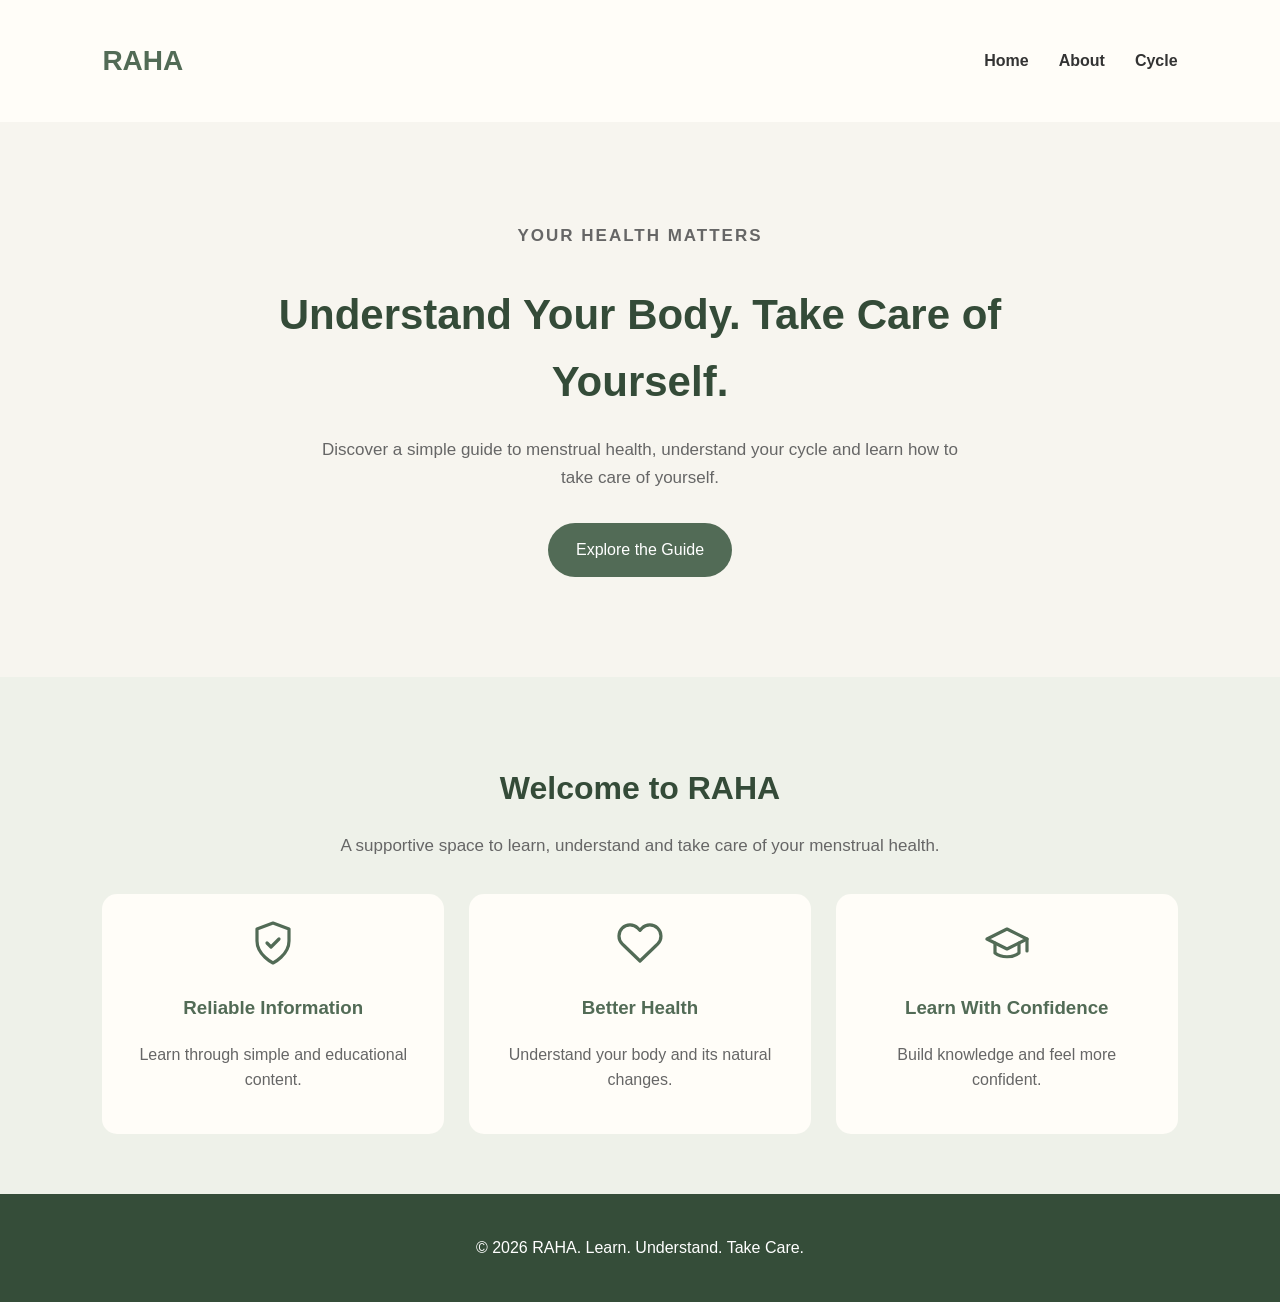
<file: index.html>
<!DOCTYPE html>
<html lang="en">
<head>
    <meta charset="UTF-8">
    <meta name="viewport" content="width=device-width, initial-scale=1.0">
    <title>RAHA Guide - Educational Hub</title>
    <link rel="stylesheet" href="style.css">
</head>

<body>

    <header class="navbar">
        <div class="logo">
            <h1>RAHA</h1>
        </div>

        <nav>
            <a href="index.html">Home</a>
            <a href="guide.html">About</a>
            <a href="cycle-guide.html">Cycle</a>
        </nav>
    </header>

    <main>
        <section class="hero">
            <p class="subtitle">YOUR HEALTH MATTERS</p>

            <h2>
                Understand Your Body.
                Take Care of Yourself.
            </h2>

            <p>
                Discover a simple guide to menstrual health,
                understand your cycle and learn how to take care
                of yourself.
            </p>

            <a href="cycle-guide.html" class="primary-btn">
                Explore the Guide
            </a>
        </section>

<section class="welcome">
    <h2>Welcome to RAHA</h2>

    <p>
        A supportive space to learn, understand
        and take care of your menstrual health.
    </p>

    <div class="benefits">

        <div class="benefit">
    <div class="benefit-icon">
    <svg viewBox="0 0 24 24" fill="none"
         stroke="currentColor" stroke-width="1.6"
         stroke-linecap="round" stroke-linejoin="round">
        <path d="M12 22s8-4 8-11V5l-8-3-8 3v6c0 7 8 11 8 11z"/>
        <path d="m9 12 2 2 4-4"/>
    </svg>
</div>
    <h3>Reliable Information</h3>
    <p>Learn through simple and educational content.</p>
</div>

<div class="benefit">
    <div class="benefit-icon">
    <svg viewBox="0 0 24 24" fill="none"
         stroke="currentColor" stroke-width="1.6"
         stroke-linecap="round" stroke-linejoin="round">
        <path d="M20.8 4.6a5.5 5.5 0 0 0-7.8 0L12 5.7l-1.1-1.1a5.5 5.5 0 0 0-7.8 7.8l1.1 1.1L12 21l7.8-7.5 1.1-1.1a5.5 5.5 0 0 0-.1-7.8z"/>
    </svg>
</div>
    <h3>Better Health</h3>
    <p>Understand your body and its natural changes.</p>
</div>

<div class="benefit">
    <div class="benefit-icon">
    <svg viewBox="0 0 24 24" fill="none"
         stroke="currentColor" stroke-width="1.6"
         stroke-linecap="round" stroke-linejoin="round">
        <path d="m2 10 10-5 10 5-10 5-10-5z"/>
        <path d="M6 12v5c3 2.5 9 2.5 12 0v-5"/>
        <path d="M22 10v6"/>
    </svg>
</div>
    <h3>Learn With Confidence</h3>
    <p>Build knowledge and feel more confident.</p>
</div>

    </div>
</section>

    </main>

    <footer>
        <p>© 2026 RAHA. Learn. Understand. Take Care.</p>
    </footer>

</body>
</html>
</file>
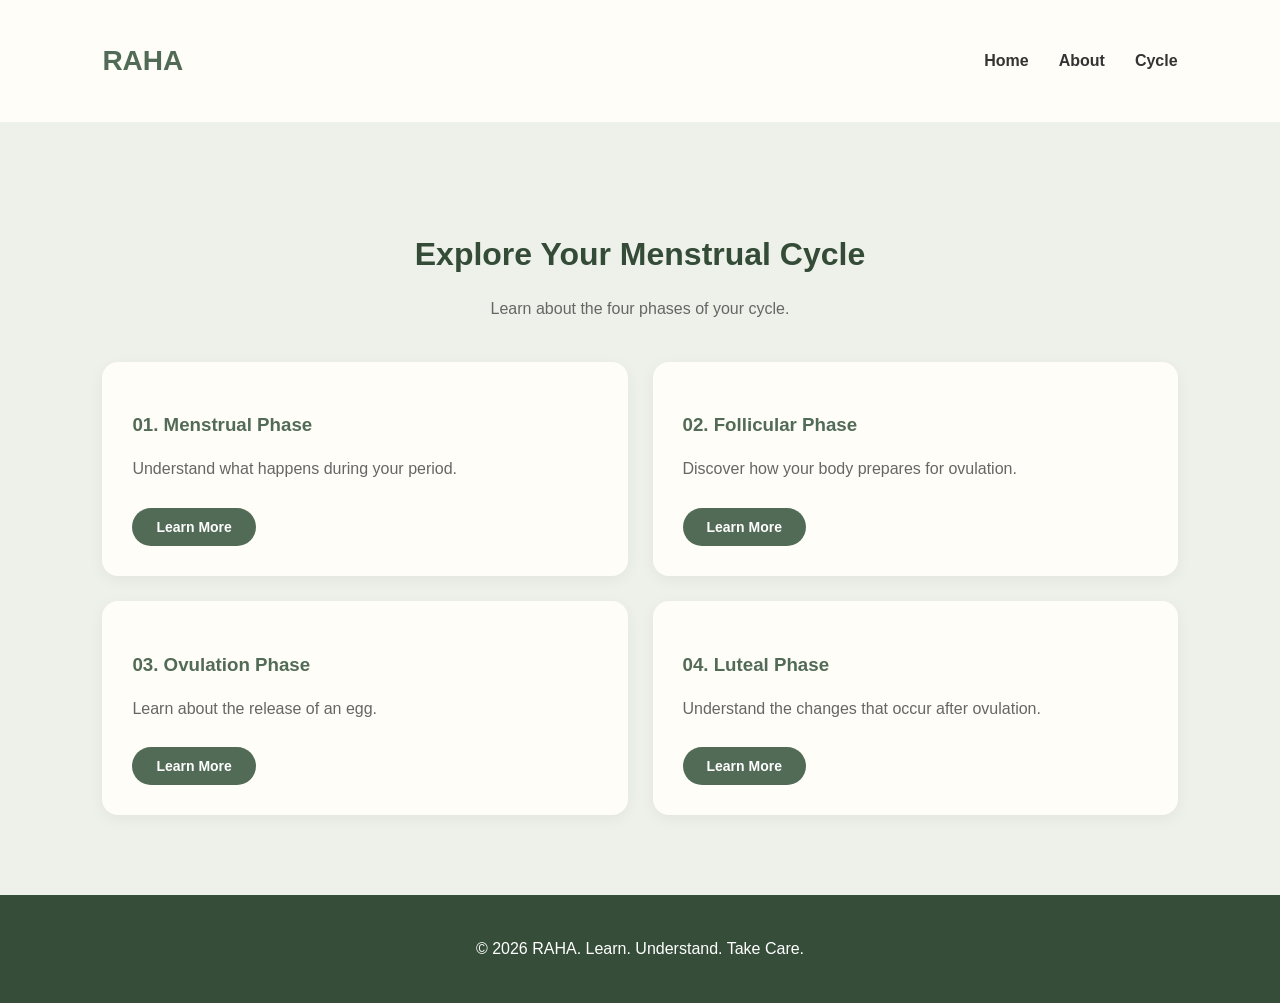
<file: cycle-guide.html>
<!DOCTYPE html>
<html lang="en">
<head>
    <meta charset="UTF-8">
    <meta name="viewport" content="width=device-width, initial-scale=1.0">

    <title>RAHA Guide - Educational Hub</title>

    <link rel="stylesheet" href="style.css">
</head>

<body>
    <header class="navbar">
    <div class="logo">
        <h1>RAHA</h1>
    </div>

    <nav>
        <a href="index.html">Home</a>
        <a href="guide.html">About</a>
        <a href="cycle-guide.html">Cycle</a>
    </nav>
</header>

    <section class="cycle-guide" id="cycle-guide">

        <h2>Explore Your Menstrual Cycle</h2>

        <p>Learn about the four phases of your cycle.</p>

        <div class="guide-cards">

            <div class="card">
                <h3>01. Menstrual Phase</h3>

                <p>Understand what happens during your period.</p>

                <button class="learn-btn" type="button">
                    Learn More
                </button>

                <p class="details" hidden>
                    The menstrual phase marks the beginning of the menstrual
                    cycle. During this phase, the uterus sheds its previously
                    built-up lining because pregnancy has not occurred.
                    This process causes menstrual bleeding, which usually
                    lasts between 2 and 7 days. Some people may experience
                    cramps, tiredness, headaches, or mood changes. Getting
                    enough rest, staying hydrated, and using suitable
                    menstrual products can help improve comfort during this time.
               </p>
            </div>

                    <div class="card">
                <h3>02. Follicular Phase</h3>
                <p>Discover how your body prepares for ovulation.</p>

                <button class="learn-btn" type="button">Learn More</button>

                <p class="details" hidden>
                    The follicular phase begins on the first day of menstruation
                    and continues until ovulation. During this phase, the brain
                    releases follicle-stimulating hormone (FSH), which encourages
                    small follicles in the ovaries to develop. Usually, one
                    follicle becomes dominant and contains an egg that continues
                    to mature. Estrogen levels also increase, helping the uterus
                    rebuild its lining in preparation for a possible pregnancy.
               </p>
            </div>
            <div class="card">
                <h3>03. Ovulation Phase</h3>
                <p>Learn about the release of an egg.</p>
                <button class="learn-btn" type="button">Learn More</button>
                <p class="details" hidden>
                    Ovulation is the stage when a mature egg is released from
                    the ovary. It usually happens around the middle of the
                    menstrual cycle, although the exact timing varies from
                    person to person and from cycle to cycle. This process is
                    triggered by a rise in luteinizing hormone (LH). The egg
                    travels into the fallopian tube, where it may meet sperm.
                    This is generally the most fertile period of the cycle.
                </p>  
            </div>

            <div class="card">
                <h3>04. Luteal Phase</h3>
                <p>Understand the changes that occur after ovulation.</p>
                <button class="learn-btn" type="button">Learn More</button>
                <p class="details" hidden>
                    The luteal phase begins after ovulation and continues until
                    the next menstrual period. During this phase, the empty
                    follicle becomes the corpus luteum, which produces
                    progesterone. This hormone helps maintain the uterine
                    lining in case pregnancy occurs. If fertilization does not
                    happen, hormone levels decrease and the uterine lining
                    eventually sheds, starting a new menstrual cycle. Some
                    people may experience PMS symptoms such as bloating,
                    breast tenderness, mood changes, or fatigue.
                </p>
            </div>

        </div>
    </section>
    <footer>
    <p>© 2026 RAHA. Learn. Understand. Take Care.</p>
</footer>
    <!-- JavaScript -->
    <script src="script.js"></script>

</body>
</html>
</file>
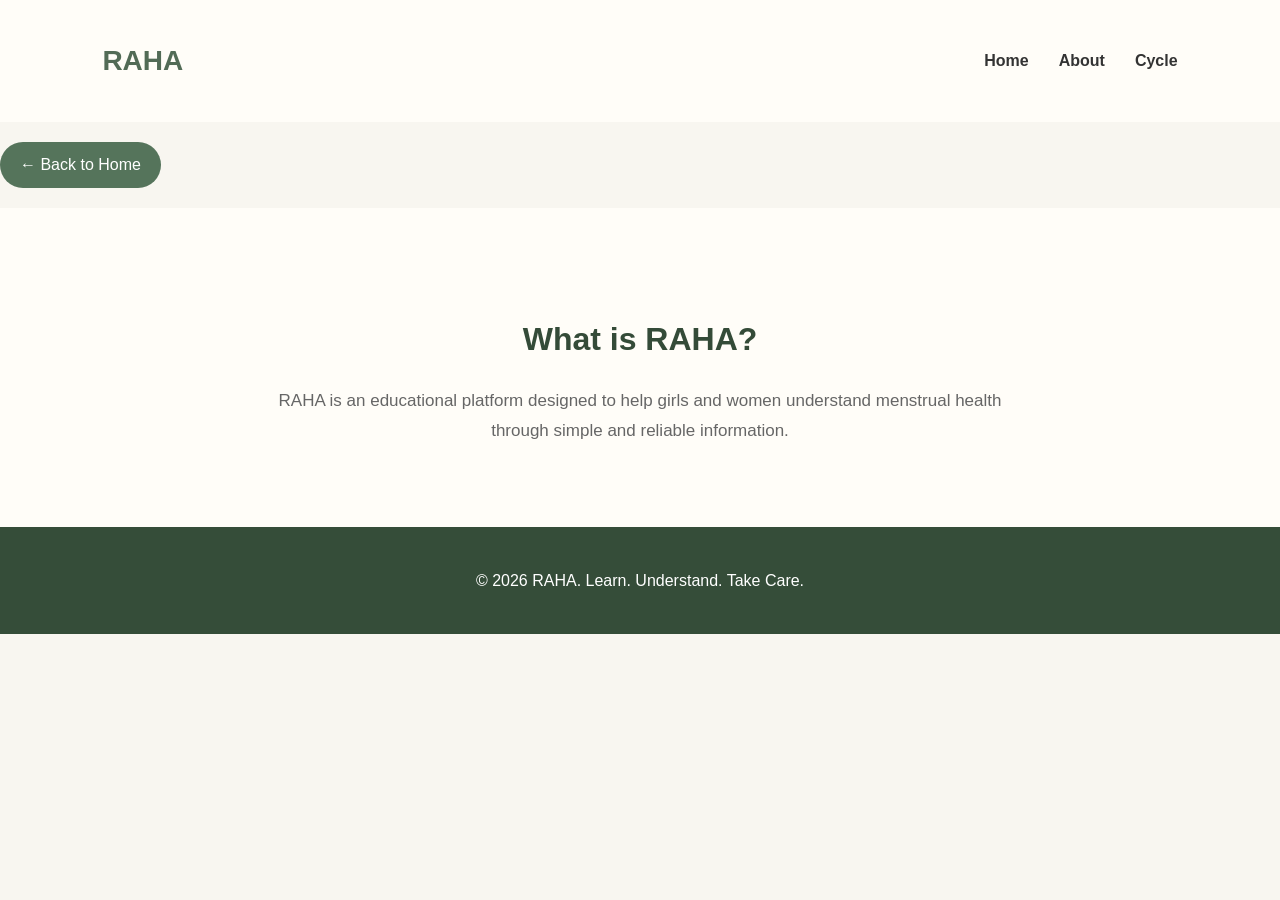
<file: guide.html>
<!DOCTYPE html>
<html lang="en">
<head>
    <meta charset="UTF-8">
    <meta name="viewport" content="width=device-width, initial-scale=1.0">
    <title>About RAHA</title>
    <link rel="stylesheet" href="style.css">
</head>

<body>

    <header class="navbar">
        <div class="logo">
            <h1>RAHA</h1>
        </div>

        <nav>
            <a href="index.html">Home</a>
            <a href="guide.html">About</a>
            <a href="cycle-guide.html">Cycle</a>
        </nav>
    </header>

    <main>
        <a href="index.html" class="back">← Back to Home</a>

        <section class="about" id="about">
            <h2>What is RAHA?</h2>

            <p>
                RAHA is an educational platform designed to help
                girls and women understand menstrual health
                through simple and reliable information.
            </p>
        </section>
    </main>

    <footer>
        <p>© 2026 RAHA. Learn. Understand. Take Care.</p>
    </footer>

</body>
</html>
</file>
<file: style.css>
/* =========================
   GLOBAL STYLES
========================= */

* {
    box-sizing: border-box;
}

html {
    scroll-behavior: smooth;
}

body {
    margin: 0;
    font-family: Arial, sans-serif;
    background-color: #F8F6F0;
    color: #303D32;
    line-height: 1.6;
}

/* =========================
   NAVBAR
========================= */

.navbar {
    display: flex;
    justify-content: space-between;
    align-items: center;
    padding: 20px 8%;
    background-color: #FFFDF8;
}

.logo h1 {
    color: #526B56;
    font-size: 28px;
}

nav {
    display: flex;
    gap: 30px;
}

nav a {
    text-decoration: none;
    color: #333333;
    font-size: 16px;
    font-weight: bold;
    transition: color 0.3s;
}

nav a:hover {
    color: #789477;
}

/* =========================
   HERO SECTION
========================= */

.hero {
    text-align: center;
    padding: 100px 8%;
    background-color: #F7F5EF;
}

.subtitle {
    color: #789477;
    font-size: 14px;
    font-weight: bold;
    letter-spacing: 2px;
}

.hero h2 {
    color: #344B38;
    font-size: 42px;
    max-width: 750px;
    margin: 20px auto;
}

.hero p {
    color: #666666;
    font-size: 17px;
    line-height: 1.7;
    max-width: 650px;
    margin: 0 auto 30px;
}

.primary-btn {
    display: inline-block;
    background-color: #526B56;
    color: white;
    padding: 14px 28px;
    border-radius: 30px;
    text-decoration: none;
    transition: background-color 0.3s, transform 0.3s;
}

.primary-btn:hover {
    background-color: #344B38;
    transform: translateY(-4px);
}

/* =========================
   ABOUT SECTION
========================= */

.about {
    padding: 80px 10%;
    text-align: center;
    background-color: #FFFDF8;
}

.about h2 {
    color: #344B38;
    font-size: 32px;
    margin-bottom: 20px;
}

.about p {
    color: #666666;
    font-size: 17px;
    line-height: 1.8;
    max-width: 750px;
    margin: 0 auto;
}

/* =========================
   CYCLE GUIDE
========================= */

.cycle-guide {
    padding: 80px 8%;
    text-align: center;
    background-color: #EEF1E9;
}

.cycle-guide h2 {
    color: #344B38;
    font-size: 32px;
    margin-bottom: 15px;
}

.cycle-guide > p {
    color: #666666;
    margin-bottom: 40px;
}

.guide-cards {
    display: grid;
    grid-template-columns: repeat(2, 1fr);
    gap: 25px;
}

.card {
    background-color: #FFFDF8;
    padding: 30px;
    border-radius: 16px;
    text-align: left;
    box-shadow: 0 4px 15px rgba(0, 0, 0, 0.05);
    transition: transform 0.3s, box-shadow 0.3s;
}

.card:hover {
    transform: translateY(-5px);
    box-shadow: 0 10px 20px rgba(0, 0, 0, 0.10);
}

.card h3 {
    color: #526B56;
    margin-bottom: 12px;
}

.card p {
    color: #666666;
    line-height: 1.6;
}


/* LEARN MORE BUTTON */

.learn-btn {
    background-color: #526B56;
    color: white;
    border: none;
    padding: 11px 24px;
    border-radius: 25px;
    font-size: 14px;
    font-weight: bold;
    cursor: pointer;
    margin-top: 10px;
    transition: background-color 0.3s, transform 0.3s;
}

.learn-btn:hover {
    background-color: #344B38;
    transform: translateY(-3px);
}

.learn-btn:focus-visible {
    outline: 3px solid #789477;
    outline-offset: 3px;
}


footer {
    text-align: center;
    padding: 25px;
    background-color: #354D39;
    color: white;
}

/* =========================
   RESPONSIVE DESIGN
========================= */


/* RESPONSIVE DESIGN */

@media (max-width: 650px) {

    .navbar {
        flex-direction: column;
        gap: 12px;
        padding: 18px 15px;
    }

    .logo h1 {
        font-size: 25px;
    }

    nav {
        gap: 18px;
        flex-wrap: wrap;
        justify-content: center;
    }

    nav a {
        font-size: 14px;
    }

    .hero {
        padding: 60px 20px;
    }

    .hero h2 {
        font-size: 28px;
    }

    .hero p {
        font-size: 15px;
    }

    .about,
    .cycle-guide {
        padding: 45px 18px;
    }

    .about h2,
    .cycle-guide h2 {
        font-size: 26px;
    }

    .guide-cards {
        grid-template-columns: 1fr;
        gap: 18px;
    }

    .card {
        padding: 22px;
    }

    .card h3 {
        font-size: 19px;
    }

    .card p {
        font-size: 14px;
    }

    .learn-btn {
        width: 100%;
        padding: 12px;
    }

    .details {
        font-size: 13px;
        line-height: 1.7;
    }

    footer {
        font-size: 13px;
        padding: 18px;
    }
}

.back {
    display: inline-block;
    margin: 20px 0;
    padding: 10px 20px;
    background-color: #55745B;
    color: white;
    text-decoration: none;
    border-radius: 30px;
    transition: background-color 0.3s;
}
.test-box {
    background-color: #DDE6D5;
    padding: 30px;
    margin: 20px;
    border-radius: 15px;
    text-align: center;
}
.details {
    margin-top: 18px;
    padding: 15px;
    background-color: #EEF1E9;
    border-left: 4px solid #789477;
    border-radius: 8px;
    font-size: 14px;
    line-height: 1.8;
    color: #465548;
}

/* WELCOME SECTION */

.welcome {
    padding: 60px 8%;
    text-align: center;
    background-color: #EEF1E9;
}

.welcome h2 {
    color: #344B38;
    font-size: 32px;
    margin-bottom: 10px;
}

.welcome > p {
    color: #666666;
    font-size: 17px;
    margin-bottom: 35px;
}

.benefits {
    display: grid;
    grid-template-columns: repeat(3, 1fr);
    gap: 25px;
}

.benefit {
    background-color: #FFFDF8;
    padding: 25px;
    border-radius: 15px;
    transition: transform 0.3s;
}

.benefit:hover {
    transform: translateY(-5px);
}

.benefit h3 {
    color: #526B56;
}

.benefit p {
    color: #666666;
}

/* MOBILE */

@media (max-width: 650px) {
    .benefits {
        grid-template-columns: 1fr;
    }
}
.benefit-icon {
    color: #526B56;
    margin-bottom: 15px;
}

.benefit-icon svg {
    width: 48px;
    height: 48px;
}
</file>
